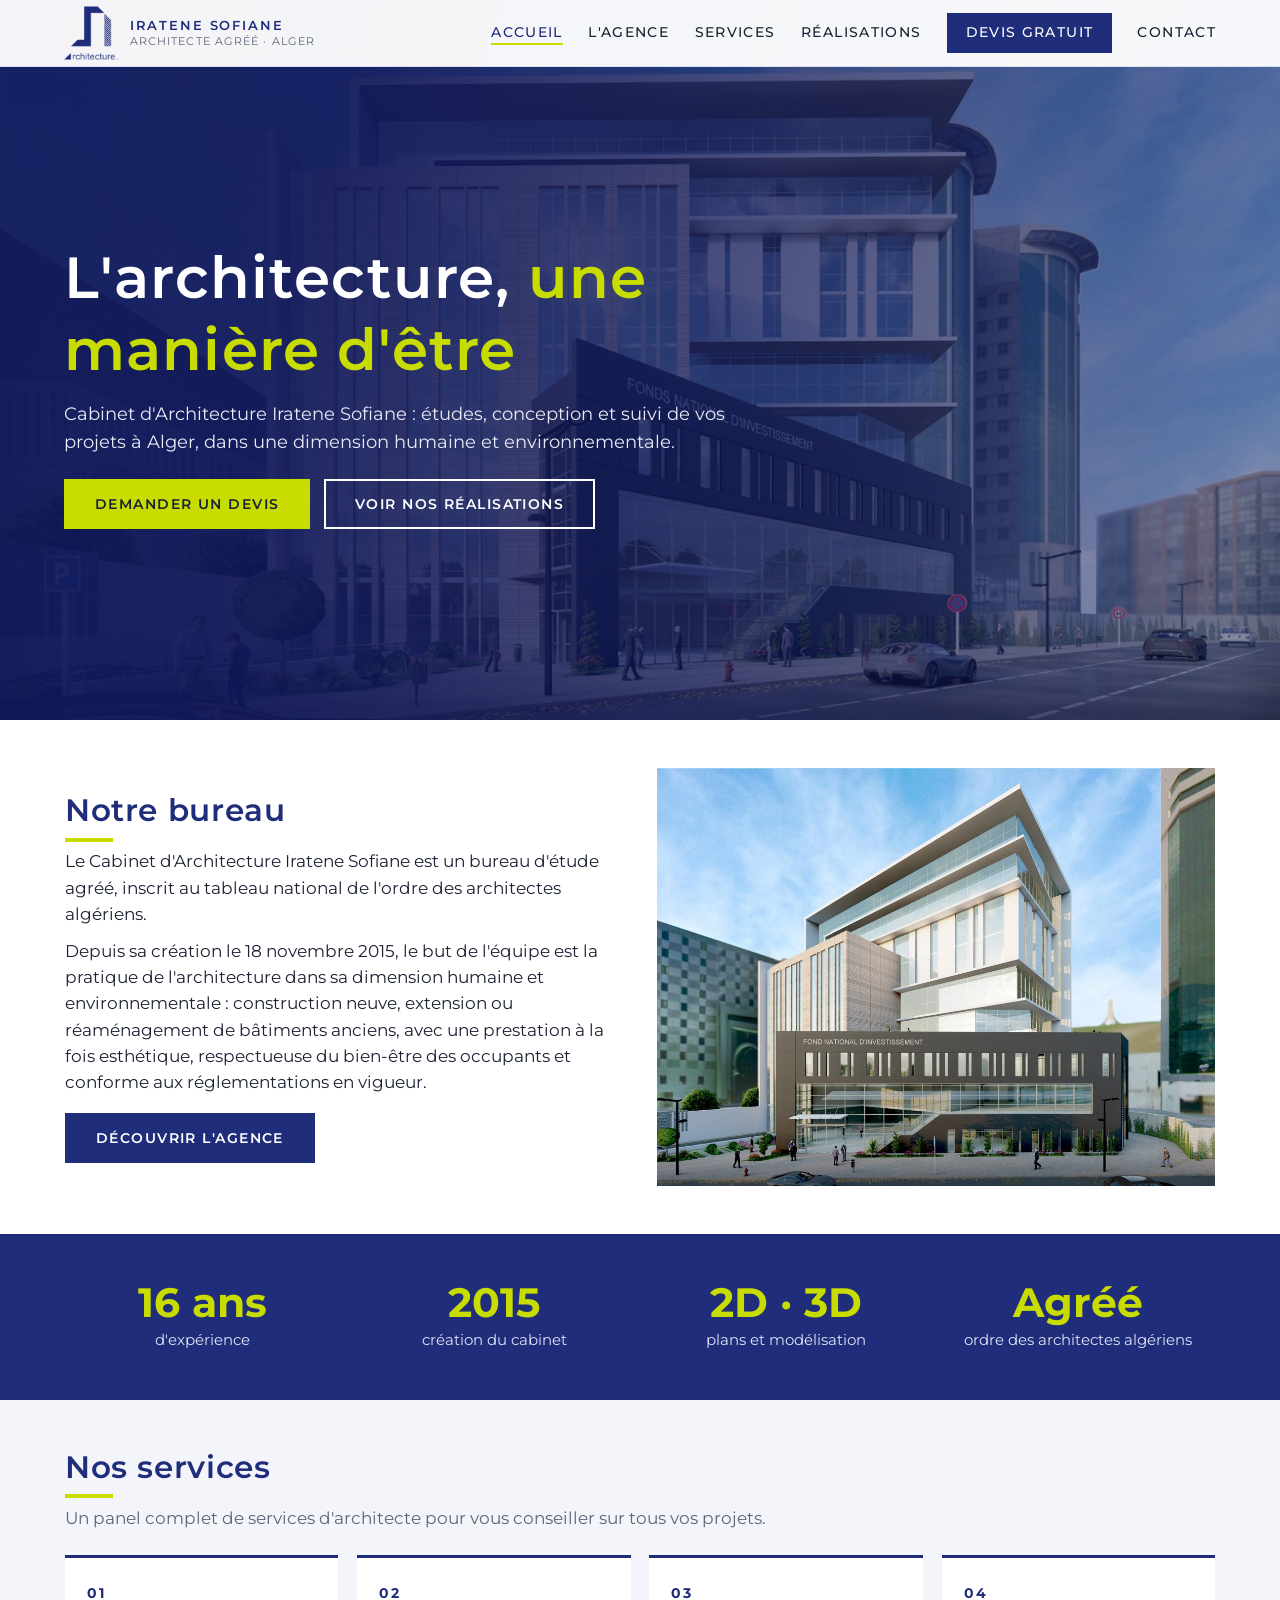
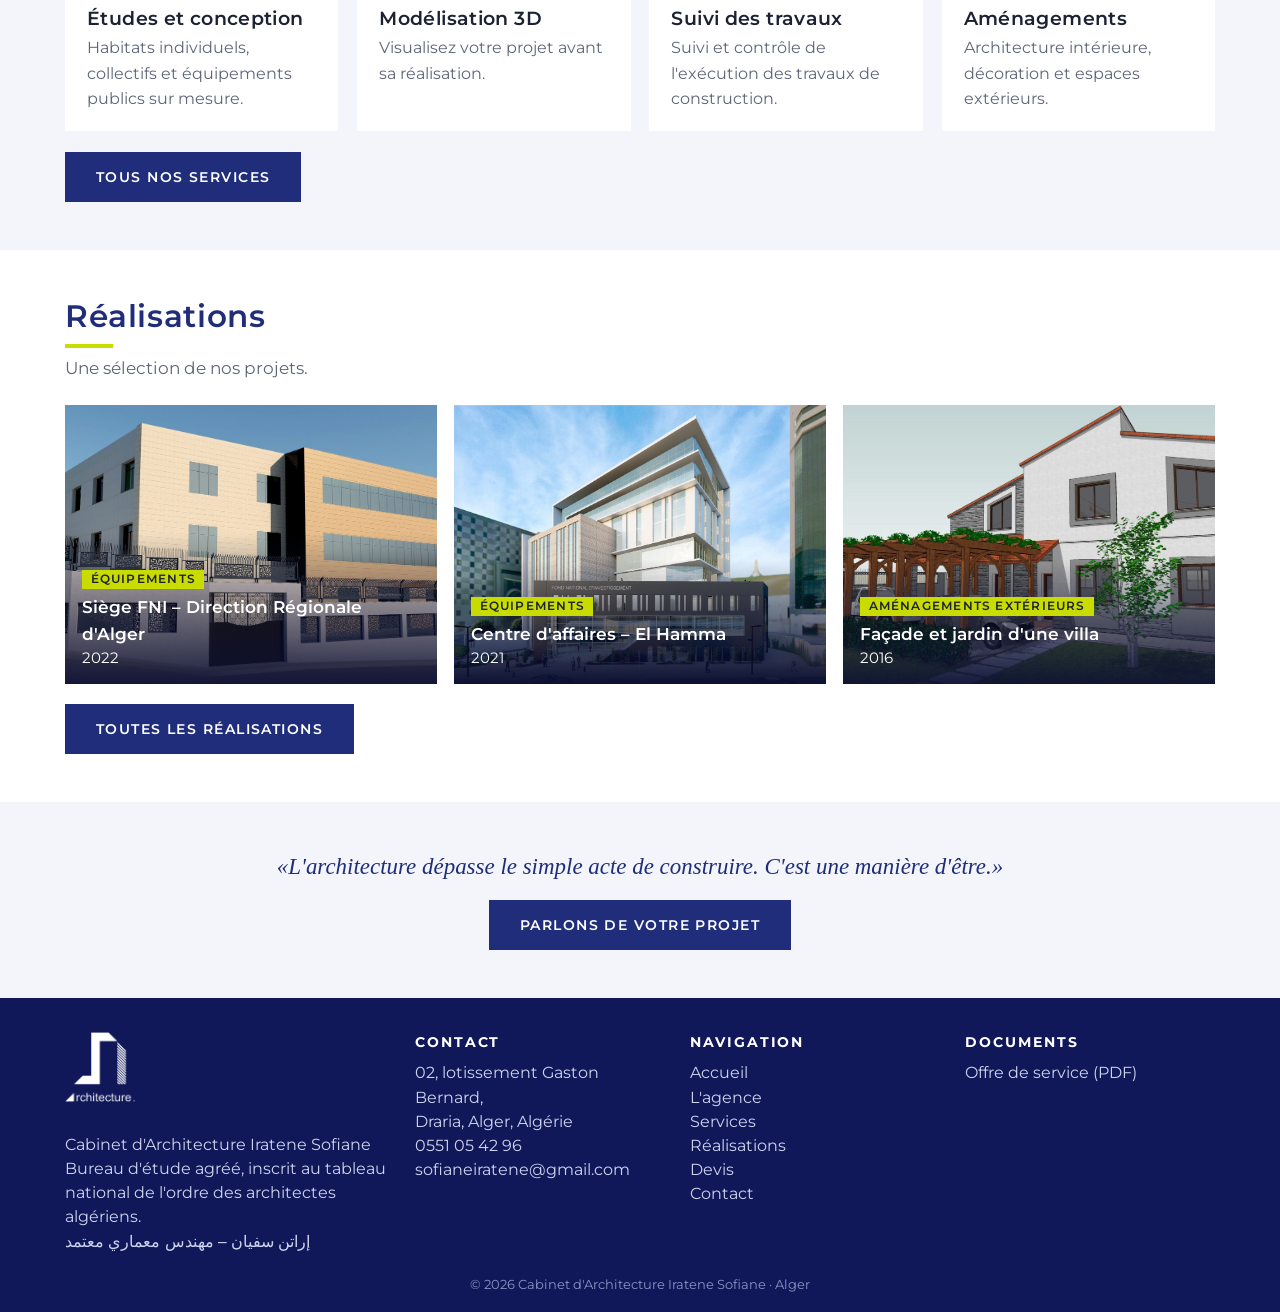
<file: index.html>
<!doctype html>
<html lang="fr"><head>
<meta charset="utf-8"><meta name="viewport" content="width=device-width,initial-scale=1">
<title>Cabinet d'Architecture Iratene Sofiane | Architecte à Alger</title>
<meta name="description" content="Cabinet d'Architecture Iratene Sofiane, Draria, Alger : études, conception, modélisation 3D, aménagement et suivi de travaux.">
<link rel="stylesheet" href="css/style.css">
</head><body>
<div class="hero">
  <h1>L'architecture, <em>une manière d'être</em></h1>
  <p>Cabinet d'Architecture Iratene Sofiane : études, conception et suivi de vos projets à Alger, dans une dimension humaine et environnementale.</p>
  <div class="btns"><a class="btn lime" href="devis.html">Demander un devis</a><a class="btn" href="realisations.html">Voir nos réalisations</a></div>
</div>

<section><div class="wrap split">
  <div class="txt">
    <h2>Notre bureau</h2>
    <p>Le Cabinet d'Architecture Iratene Sofiane est un bureau d'étude agréé, inscrit au tableau national de l'ordre des architectes algériens.</p>
    <p>Depuis sa création le 18 novembre 2015, le but de l'équipe est la pratique de l'architecture dans sa dimension humaine et environnementale : construction neuve, extension ou réaménagement de bâtiments anciens, avec une prestation à la fois esthétique, respectueuse du bien-être des occupants et conforme aux réglementations en vigueur.</p>
    <p style="margin-top:1rem"><a class="btn dark" href="agence.html">Découvrir l'agence</a></p>
  </div>
  <img src="img/centre-1.jpg" alt="Centre d'affaires, El Hamma">
</div></section>

<section class="dark-s"><div class="wrap stats">
  <div><b>16 ans</b><span>d'expérience</span></div>
  <div><b>2015</b><span>création du cabinet</span></div>
  <div><b>2D · 3D</b><span>plans et modélisation</span></div>
  <div><b>Agréé</b><span>ordre des architectes algériens</span></div>
</div></section>

<section class="alt"><div class="wrap">
  <h2>Nos services</h2><p class="lead">Un panel complet de services d'architecte pour vous conseiller sur tous vos projets.</p>
  <div class="cards">
    <div class="card"><b>01</b><h3>Études et conception</h3><p>Habitats individuels, collectifs et équipements publics sur mesure.</p></div>
    <div class="card"><b>02</b><h3>Modélisation 3D</h3><p>Visualisez votre projet avant sa réalisation.</p></div>
    <div class="card"><b>03</b><h3>Suivi des travaux</h3><p>Suivi et contrôle de l'exécution des travaux de construction.</p></div>
    <div class="card"><b>04</b><h3>Aménagements</h3><p>Architecture intérieure, décoration et espaces extérieurs.</p></div>
  </div>
  <p style="margin-top:1.2rem"><a class="btn dark" href="services.html">Tous nos services</a></p>
</div></section>

<section><div class="wrap">
  <h2>Réalisations</h2><p class="lead">Une sélection de nos projets.</p>
  <div class="grid" id="grid"></div>
  <p style="margin-top:1.2rem"><a class="btn dark" href="realisations.html">Toutes les réalisations</a></p>
</div></section>

<section class="alt"><div class="wrap center">
  <p class="quote" style="border:0;padding:0;margin:0 0 1rem">«L'architecture dépasse le simple acte de construire. C'est une manière d'être.»</p>
  <a class="btn dark" href="devis.html">Parlons de votre projet</a>
</div></section>

<script src="js/layout.js"></script><script src="js/projets.js"></script>
<script>
document.getElementById('grid').innerHTML=[0,1,4].map(i=>{const p=PROJETS[i];return `<a href="realisation.html?id=${p.id}"><figure><img src="img/${p.img[0]}.jpg" alt="${p.t}"><figcaption><span class="tag">${p.cat}</span><b>${p.t}</b>${p.an}</figcaption></figure></a>`}).join('');
</script>
</body></html>
</file>
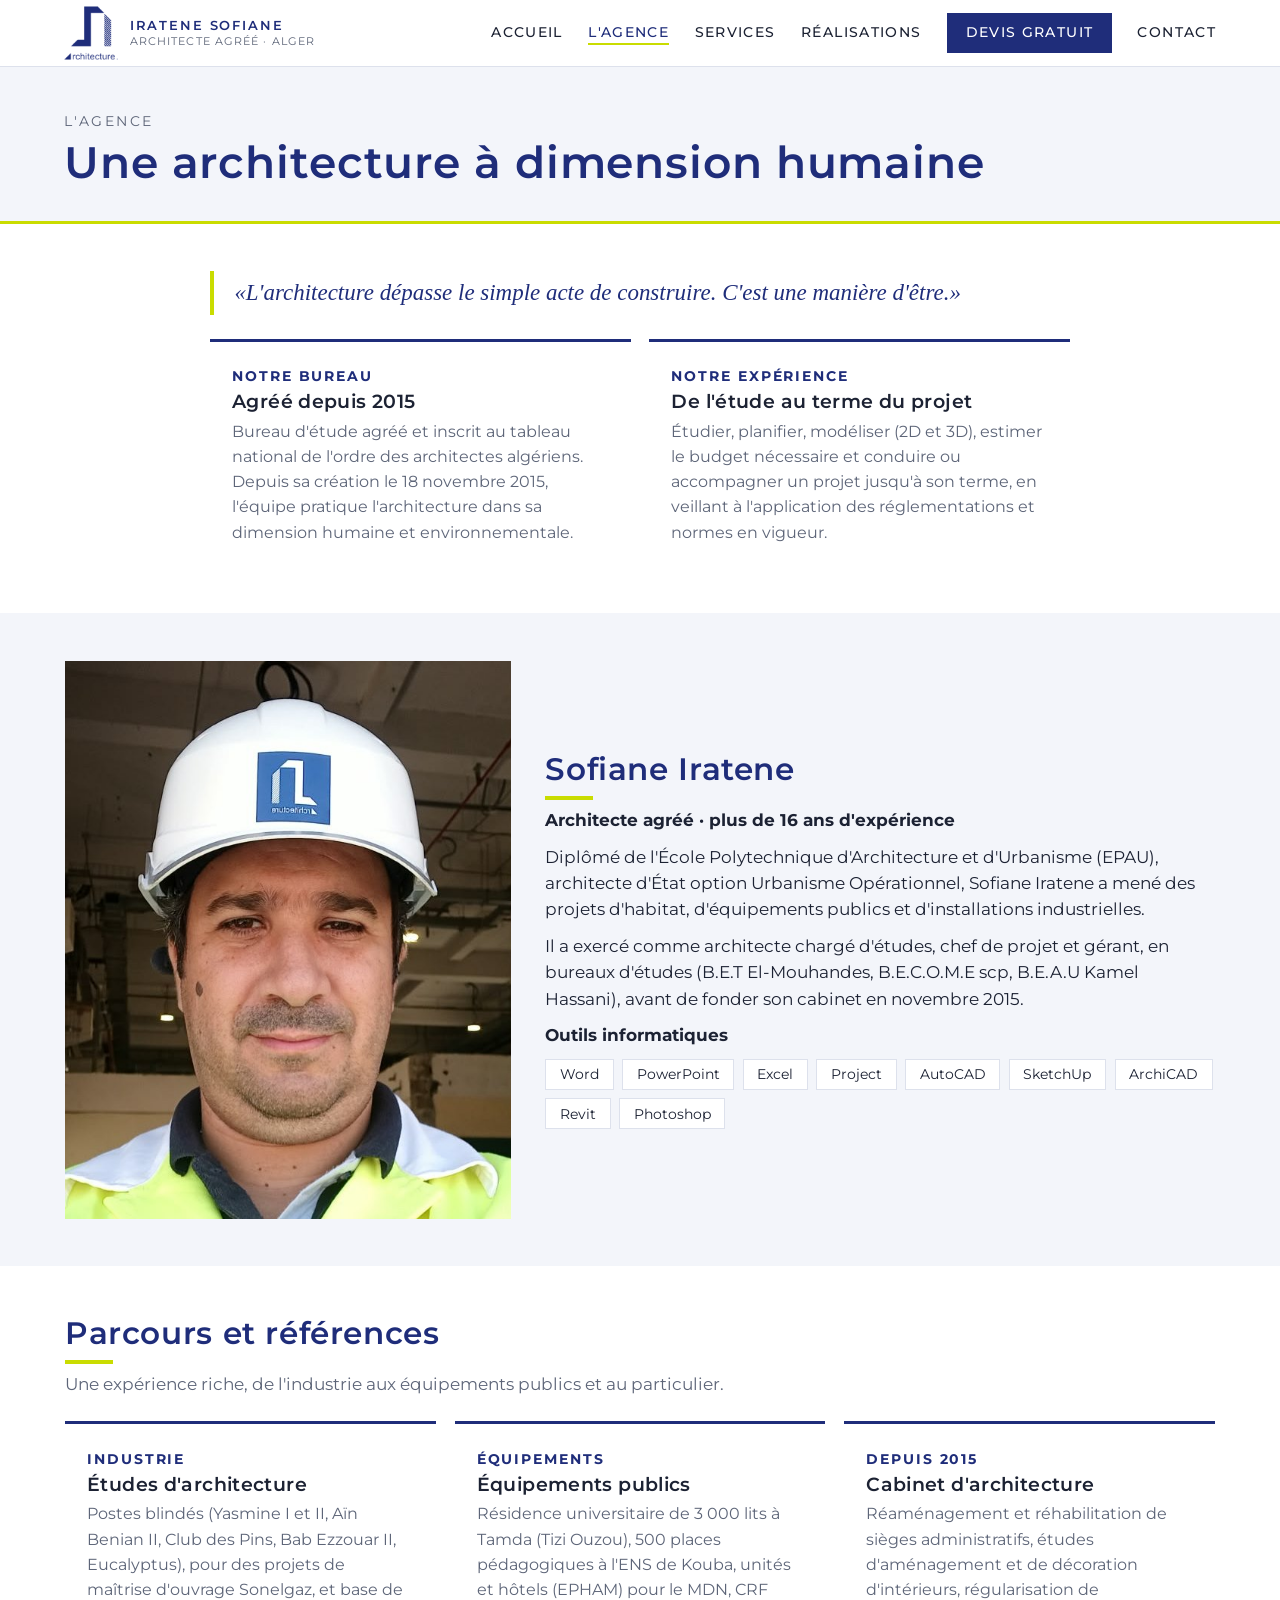
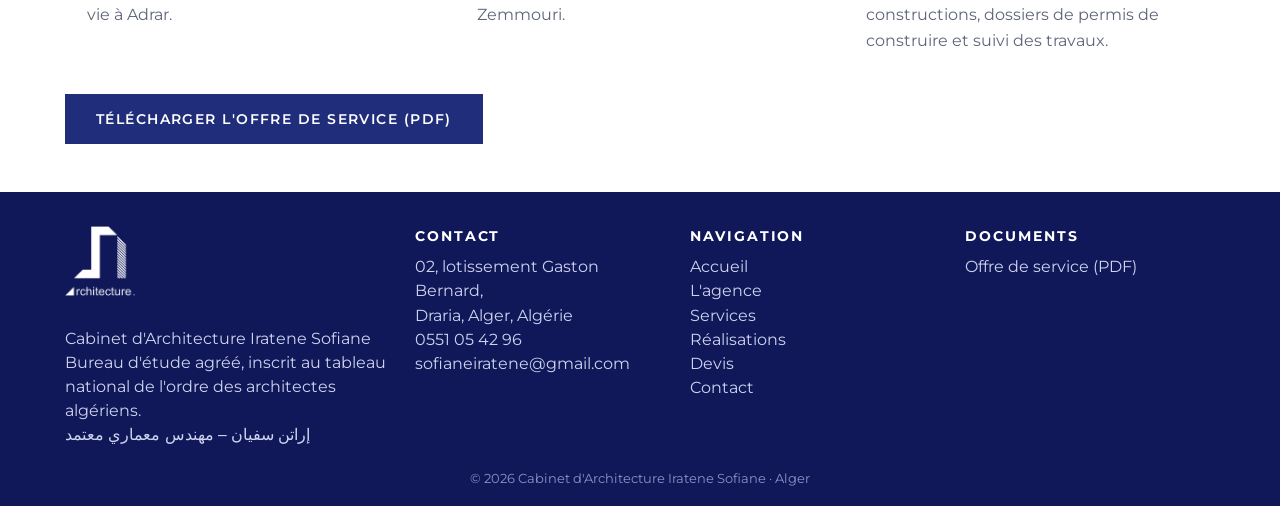
<file: agence.html>
<!doctype html>
<html lang="fr"><head>
<meta charset="utf-8"><meta name="viewport" content="width=device-width,initial-scale=1">
<title>L'agence | Cabinet d'Architecture Iratene Sofiane</title>
<link rel="stylesheet" href="css/style.css">
</head><body>
<div class="page-hero"><p>L'agence</p><h1>Une architecture à dimension humaine</h1></div>

<section><div class="wrap narrow">
  <p class="quote">«L'architecture dépasse le simple acte de construire. C'est une manière d'être.»</p>
  <div class="cards" style="grid-template-columns:1fr 1fr">
    <div class="card"><b>NOTRE BUREAU</b><h3>Agréé depuis 2015</h3><p>Bureau d'étude agréé et inscrit au tableau national de l'ordre des architectes algériens. Depuis sa création le 18 novembre 2015, l'équipe pratique l'architecture dans sa dimension humaine et environnementale.</p></div>
    <div class="card"><b>NOTRE EXPÉRIENCE</b><h3>De l'étude au terme du projet</h3><p>Étudier, planifier, modéliser (2D et 3D), estimer le budget nécessaire et conduire ou accompagner un projet jusqu'à son terme, en veillant à l'application des réglementations et normes en vigueur.</p></div>
  </div>
</div></section>

<section class="alt"><div class="wrap split" style="grid-template-columns:.8fr 1.2fr">
  <img src="img/sofiane.jpg" alt="Sofiane Iratene sur chantier" style="aspect-ratio:4/5;object-position:center 20%">
  <div class="txt">
    <h2>Sofiane Iratene</h2>
    <p><b>Architecte agréé · plus de 16 ans d'expérience</b></p>
    <p>Diplômé de l'École Polytechnique d'Architecture et d'Urbanisme (EPAU), architecte d'État option Urbanisme Opérationnel, Sofiane Iratene a mené des projets d'habitat, d'équipements publics et d'installations industrielles.</p>
    <p>Il a exercé comme architecte chargé d'études, chef de projet et gérant, en bureaux d'études (B.E.T El-Mouhandes, B.E.C.O.M.E scp, B.E.A.U Kamel Hassani), avant de fonder son cabinet en novembre 2015.</p>
    <p><b>Outils informatiques</b></p>
    <div class="tools"><span>Word</span><span>PowerPoint</span><span>Excel</span><span>Project</span><span>AutoCAD</span><span>SketchUp</span><span>ArchiCAD</span><span>Revit</span><span>Photoshop</span></div>
  </div>
</div></section>

<section><div class="wrap">
  <h2>Parcours et références</h2><p class="lead">Une expérience riche, de l'industrie aux équipements publics et au particulier.</p>
  <div class="cards">
    <div class="card"><b>INDUSTRIE</b><h3>Études d'architecture</h3><p>Postes blindés (Yasmine I et II, Aïn Benian II, Club des Pins, Bab Ezzouar II, Eucalyptus), pour des projets de maîtrise d'ouvrage Sonelgaz, et base de vie à Adrar.</p></div>
    <div class="card"><b>ÉQUIPEMENTS</b><h3>Équipements publics</h3><p>Résidence universitaire de 3 000 lits à Tamda (Tizi Ouzou), 500 places pédagogiques à l'ENS de Kouba, unités et hôtels (EPHAM) pour le MDN, CRF Zemmouri.</p></div>
    <div class="card"><b>DEPUIS 2015</b><h3>Cabinet d'architecture</h3><p>Réaménagement et réhabilitation de sièges administratifs, études d'aménagement et de décoration d'intérieurs, régularisation de constructions, dossiers de permis de construire et suivi des travaux.</p></div>
  </div>
  <p style="margin-top:1.2rem"><a class="btn dark" href="docs/offre-de-service-CAIS.pdf" target="_blank">Télécharger l'offre de service (PDF)</a></p>
</div></section>
<script src="js/layout.js"></script>
</body></html>
</file>
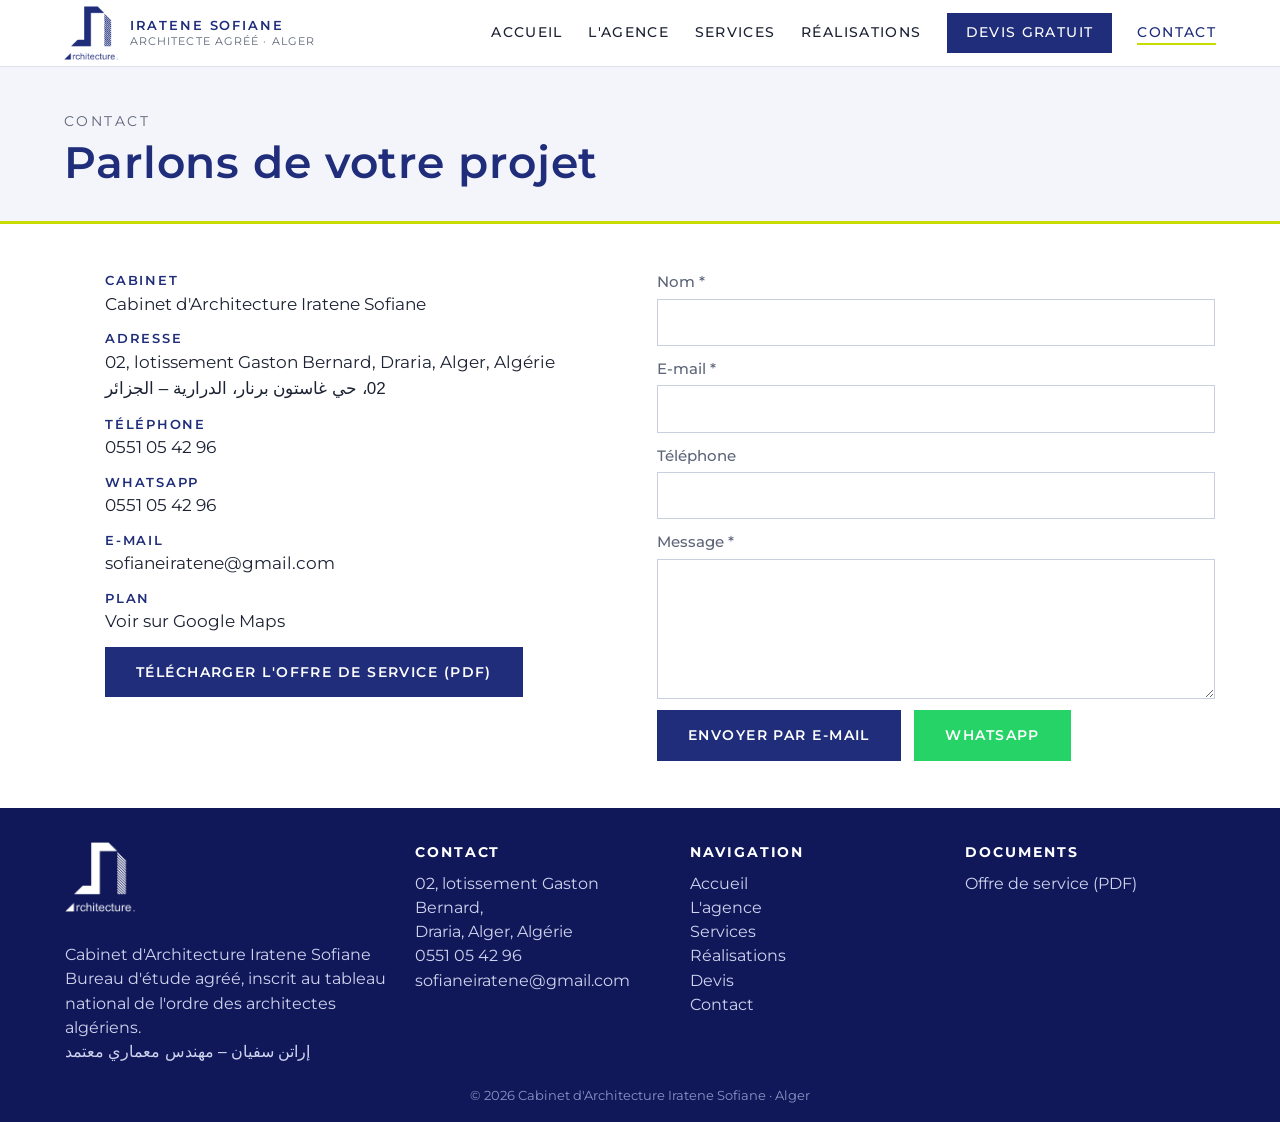
<file: contact.html>
<!doctype html>
<html lang="fr"><head>
<meta charset="utf-8"><meta name="viewport" content="width=device-width,initial-scale=1">
<title>Contact | Cabinet d'Architecture Iratene Sofiane</title>
<link rel="stylesheet" href="css/style.css">
</head><body>
<div class="page-hero"><p>Contact</p><h1>Parlons de votre projet</h1></div>
<section><div class="wrap contact">
  <ul>
    <li><small>Cabinet</small>Cabinet d'Architecture Iratene Sofiane</li>
    <li><small>Adresse</small>02, lotissement Gaston Bernard, Draria, Alger, Algérie<br><span class="ar" dir="rtl">02، حي غاستون برنار، الدرارية – الجزائر</span></li>
    <li><small>Téléphone</small><a href="tel:+213551054296">0551 05 42 96</a></li>
    <li><small>WhatsApp</small><a href="https://wa.me/213551054296" target="_blank">0551 05 42 96</a></li>
    <li><small>E-mail</small><a href="mailto:sofianeiratene@gmail.com">sofianeiratene@gmail.com</a></li>
    <li><small>Plan</small><a href="https://www.google.com/maps/search/?api=1&query=Lotissement+Gaston+Bernard+Draria+Alger" target="_blank">Voir sur Google Maps</a></li>
    <li><a class="btn dark" href="docs/offre-de-service-CAIS.pdf" target="_blank">Télécharger l'offre de service (PDF)</a></li>
  </ul>
  <form data-subject="Message depuis le site">
    <label>Nom *<input name="nom" required></label>
    <label>E-mail *<input name="email" type="email" required></label>
    <label>Téléphone<input name="tel" type="tel"></label>
    <label>Message *<textarea name="msg" rows="5" required></textarea></label>
    <div class="btns"><button class="btn dark">Envoyer par e-mail</button><button type="button" class="btn wa" data-wa>WhatsApp</button></div>
  </form>
</div></section>
<script src="js/layout.js"></script>
</body></html>
</file>
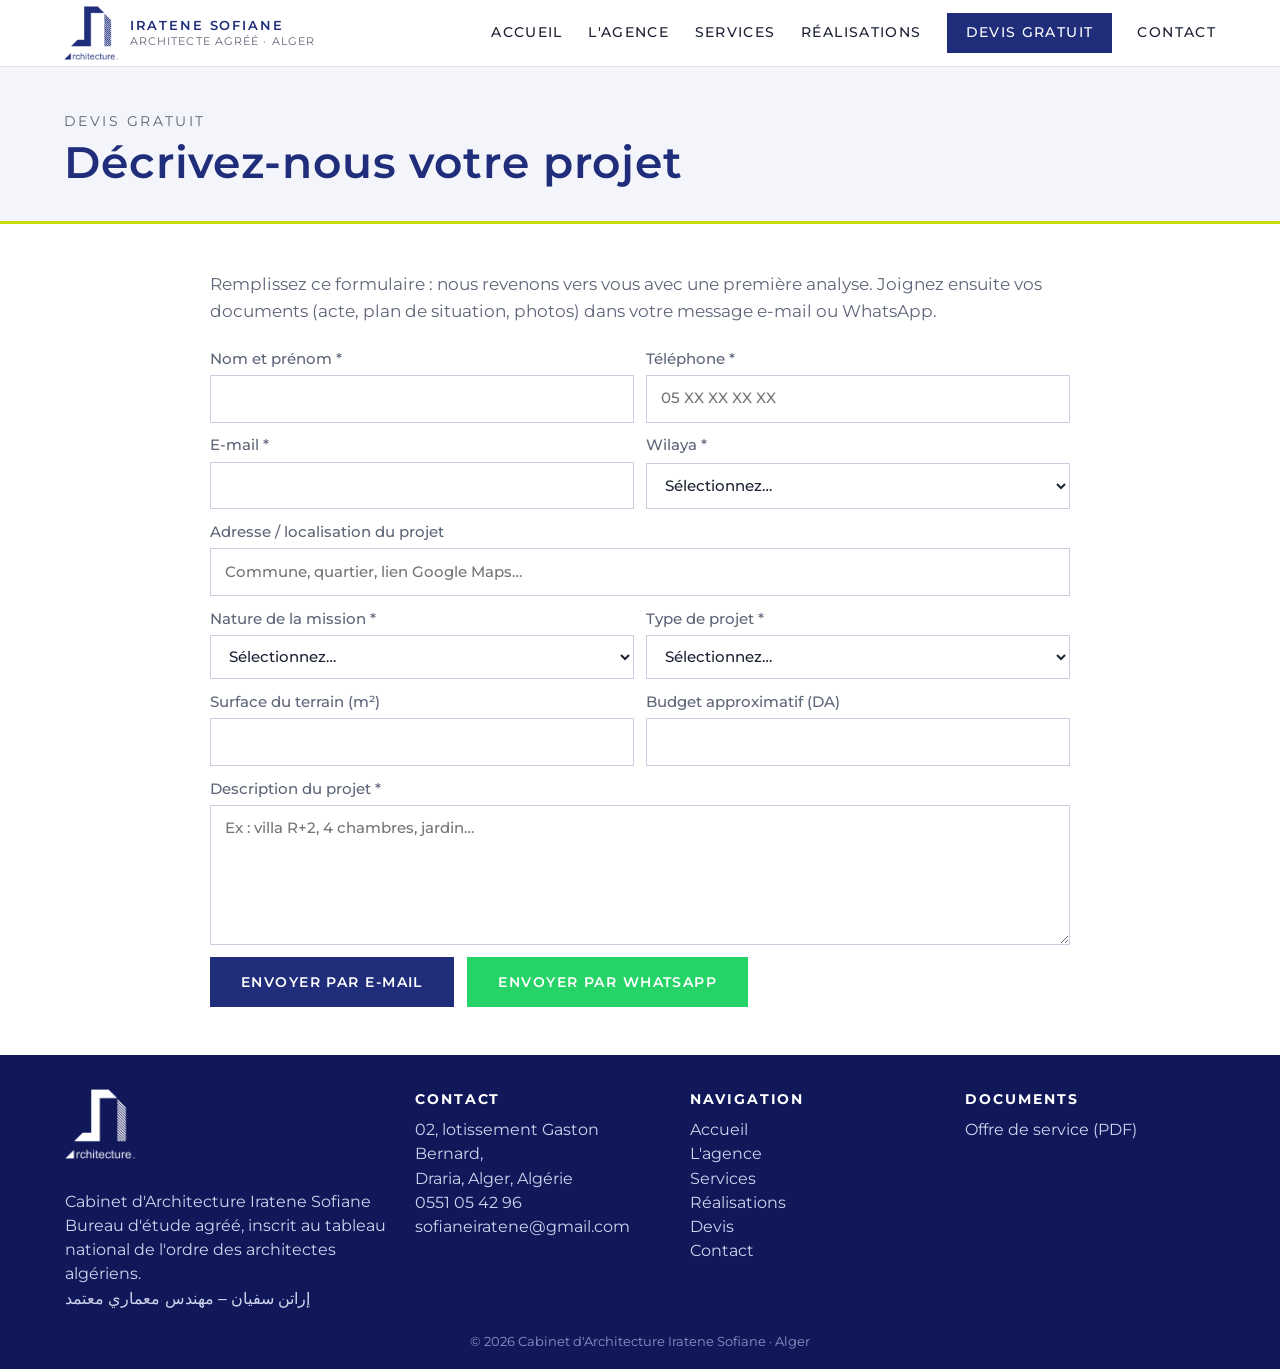
<file: devis.html>
<!doctype html>
<html lang="fr"><head>
<meta charset="utf-8"><meta name="viewport" content="width=device-width,initial-scale=1">
<title>Demande de devis | Cabinet d'Architecture Iratene Sofiane</title>
<link rel="stylesheet" href="css/style.css">
</head><body>
<div class="page-hero"><p>Devis gratuit</p><h1>Décrivez-nous votre projet</h1></div>
<section><div class="wrap narrow">
  <p class="lead">Remplissez ce formulaire : nous revenons vers vous avec une première analyse. Joignez ensuite vos documents (acte, plan de situation, photos) dans votre message e-mail ou WhatsApp.</p>
  <form id="f" data-subject="Demande de devis">
    <div class="two">
      <label>Nom et prénom *<input name="nom" required></label>
      <label>Téléphone *<input name="tel" type="tel" required placeholder="05 XX XX XX XX"></label>
      <label>E-mail *<input name="email" type="email" required></label>
      <label>Wilaya *<select name="wilaya" required><option value="">Sélectionnez…</option></select></label>
      <label class="full">Adresse / localisation du projet<input name="adresse" placeholder="Commune, quartier, lien Google Maps…"></label>
      <label>Nature de la mission *<select name="mission" required><option value="">Sélectionnez…</option><option>Études et conception</option><option>Modélisation 3D</option><option>Aménagement extérieur</option><option>Architecture intérieure et décoration</option><option>Suivi et contrôle des travaux</option><option>Réhabilitation / extension</option><option>Relevé et permis de régularisation</option><option>Consultation / conseil</option><option>Autre</option></select></label>
      <label>Type de projet *<select name="type" required><option value="">Sélectionnez…</option><option>Villa / habitat individuel</option><option>Immeuble d'habitation</option><option>Bloc administratif / bureaux</option><option>Local commercial</option><option>Équipement public</option><option>Aménagement intérieur</option><option>Autre</option></select></label>
      <label>Surface du terrain (m²)<input name="terrain" type="number" min="0"></label>
      <label>Budget approximatif (DA)<input name="budget"></label>
      <label class="full">Description du projet *<textarea name="description" rows="5" required placeholder="Ex : villa R+2, 4 chambres, jardin…"></textarea></label>
    </div>
    <div class="btns"><button class="btn dark">Envoyer par e-mail</button><button type="button" class="btn wa" data-wa>Envoyer par WhatsApp</button></div>
  </form>
</div></section>
<script src="js/layout.js"></script>
<script>
const W="Adrar,Chlef,Laghouat,Oum El Bouaghi,Batna,Béjaïa,Biskra,Béchar,Blida,Bouira,Tamanrasset,Tébessa,Tlemcen,Tiaret,Tizi Ouzou,Alger,Djelfa,Jijel,Sétif,Saïda,Skikda,Sidi Bel Abbès,Annaba,Guelma,Constantine,Médéa,Mostaganem,M'Sila,Mascara,Ouargla,Oran,El Bayadh,Illizi,Bordj Bou Arréridj,Boumerdès,El Tarf,Tindouf,Tissemsilt,El Oued,Khenchela,Souk Ahras,Tipaza,Mila,Aïn Defla,Naâma,Aïn Témouchent,Ghardaïa,Relizane,Timimoun,Bordj Badji Mokhtar,Ouled Djellal,Béni Abbès,In Salah,In Guezzam,Touggourt,Djanet,El M'Ghair,El Menia,Aflou,Barika,Ksar Chellala,Messaad,Aïn Oussara,Bou Saâda,El Abiodh Sidi Cheikh,El Kantara,Bir El Ater,Ksar El Boukhari,El Aricha".split(',');
document.querySelector('[name=wilaya]').insertAdjacentHTML('beforeend',W.map((w,i)=>`<option>${i+1}-${w}</option>`).join(''));
</script>
</body></html>
</file>
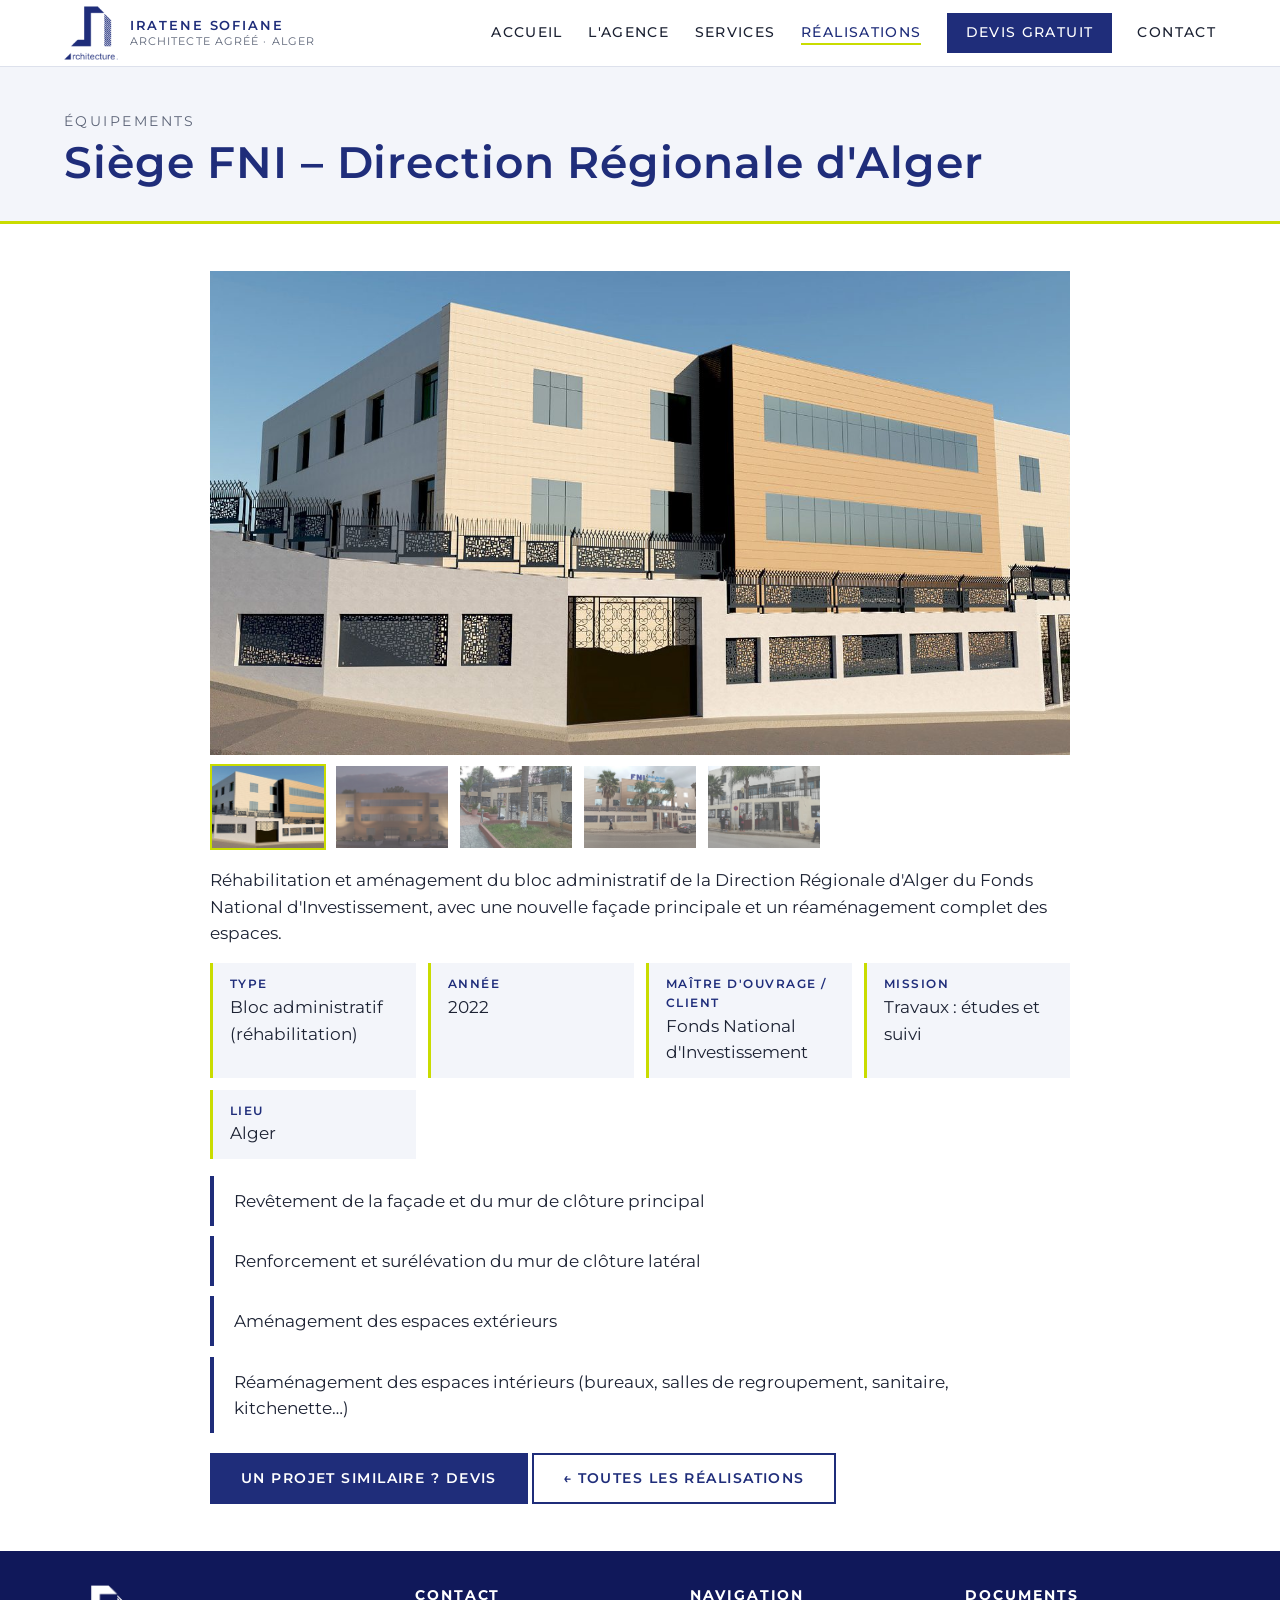
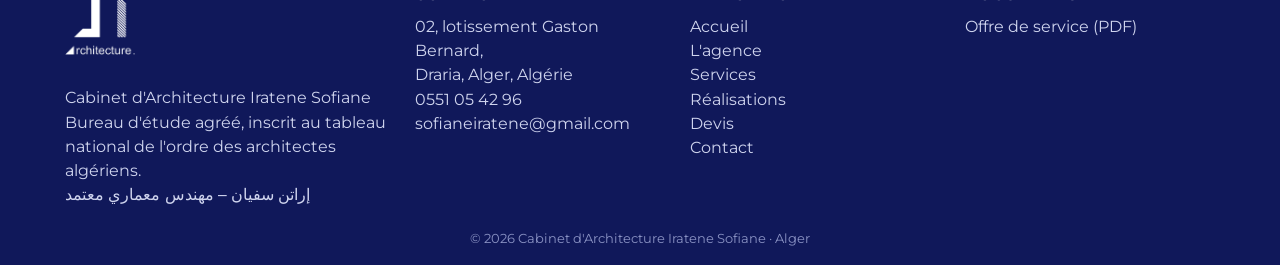
<file: realisation.html>
<!doctype html>
<html lang="fr"><head>
<meta charset="utf-8"><meta name="viewport" content="width=device-width,initial-scale=1">
<title>Réalisation | Cabinet d'Architecture Iratene Sofiane</title>
<link rel="stylesheet" href="css/style.css">
</head><body>
<div class="page-hero"><p id="cat"></p><h1 id="t"></h1></div>
<section><div class="wrap narrow" id="d"></div></section>
<script src="js/layout.js"></script><script src="js/projets.js"></script>
<script>
const p=PROJETS.find(x=>x.id===new URLSearchParams(location.search).get('id'))||PROJETS[0];
document.title=p.t+' | Cabinet d\'Architecture Iratene Sofiane';
cat.textContent=p.cat;t.textContent=p.t;
const facts=[['Type',p.type],['Année',p.an],['Maître d\'ouvrage / client',p.client],['Mission',p.mission],['Lieu',p.lieu],...(p.facts||[])].filter(x=>x[1]);
d.innerHTML=`<div class="gal"><img class="main" id="m" src="img/${p.img[0]}.jpg" alt="${p.t}">
${p.img.length>1?`<div class="thumbs">${p.img.map((i,k)=>`<img src="img/${i}.jpg" alt="" class="${k?'':'on'}">`).join('')}</div>`:''}</div>
<p style="margin-top:1rem">${p.txt}</p>
<div class="facts">${facts.map(([a,b])=>`<div><small>${a}</small>${b}</div>`).join('')}</div>
${p.pts?`<ul class="steps">${p.pts.map(x=>`<li>${x}</li>`).join('')}</ul>`:''}
<p style="margin-top:1.2rem"><a class="btn dark" href="devis.html">Un projet similaire ? Devis</a> <a class="btn" style="color:var(--navy)" href="realisations.html">← Toutes les réalisations</a></p>`;
d.querySelectorAll('.thumbs img').forEach(i=>i.onclick=()=>{m.src=i.src;d.querySelectorAll('.thumbs img').forEach(x=>x.classList.toggle('on',x===i))});
</script>
</body></html>
</file>
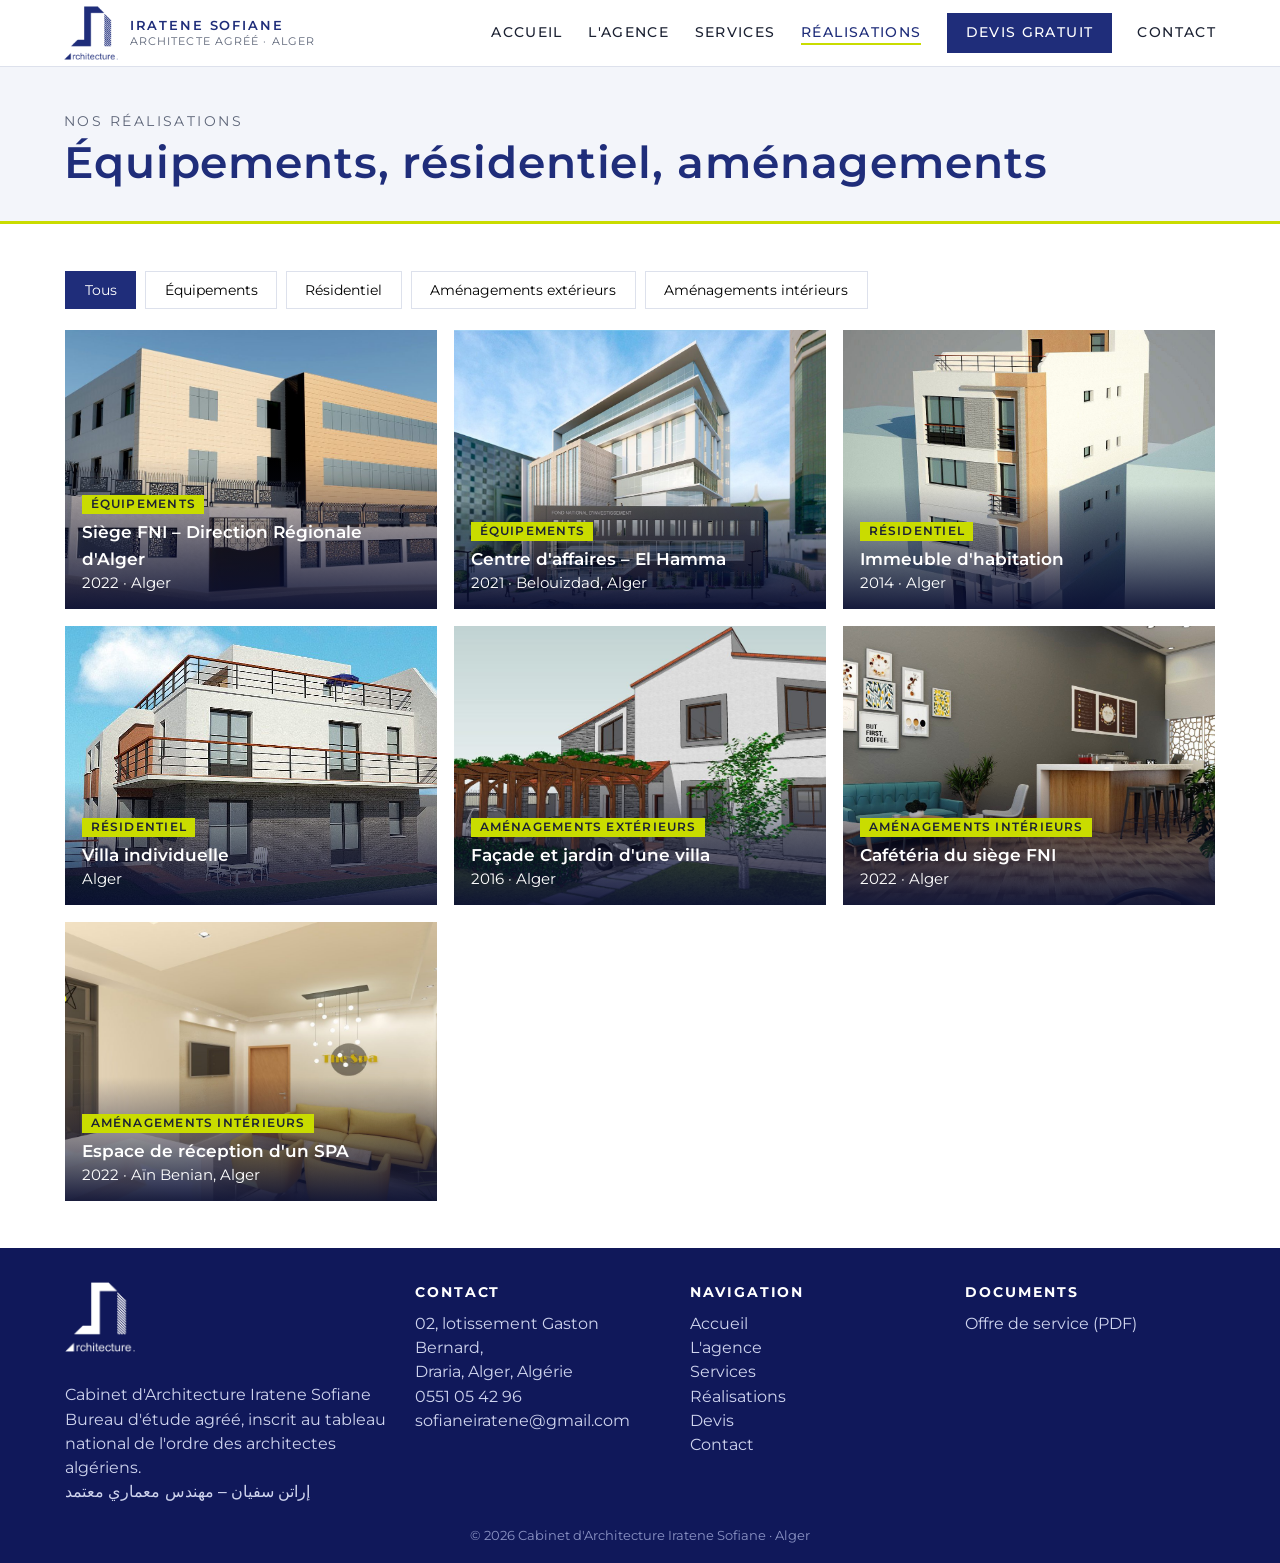
<file: realisations.html>
<!doctype html>
<html lang="fr"><head>
<meta charset="utf-8"><meta name="viewport" content="width=device-width,initial-scale=1">
<title>Réalisations | Cabinet d'Architecture Iratene Sofiane</title>
<link rel="stylesheet" href="css/style.css">
</head><body>
<div class="page-hero"><p>Nos réalisations</p><h1>Équipements, résidentiel, aménagements</h1></div>
<section><div class="wrap">
  <div class="filters" id="f"></div>
  <div class="grid" id="grid"></div>
</div></section>
<script src="js/layout.js"></script><script src="js/projets.js"></script>
<script>
const cats=['Tous',...CATS],f=document.getElementById('f'),g=document.getElementById('grid');
function show(c){
  f.innerHTML=cats.map(x=>`<button class="${x===c?'on':''}">${x}</button>`).join('');
  f.querySelectorAll('button').forEach(b=>b.onclick=()=>show(b.textContent));
  g.innerHTML=PROJETS.filter(p=>c==='Tous'||p.cat===c).map(p=>`<a href="realisation.html?id=${p.id}"><figure><img src="img/${p.img[0]}.jpg" alt="${p.t}" loading="lazy"><figcaption><span class="tag">${p.cat}</span><b>${p.t}</b>${p.an}${p.an&&p.lieu?' · ':''}${p.lieu}</figcaption></figure></a>`).join('');
}
show('Tous');
</script>
</body></html>
</file>
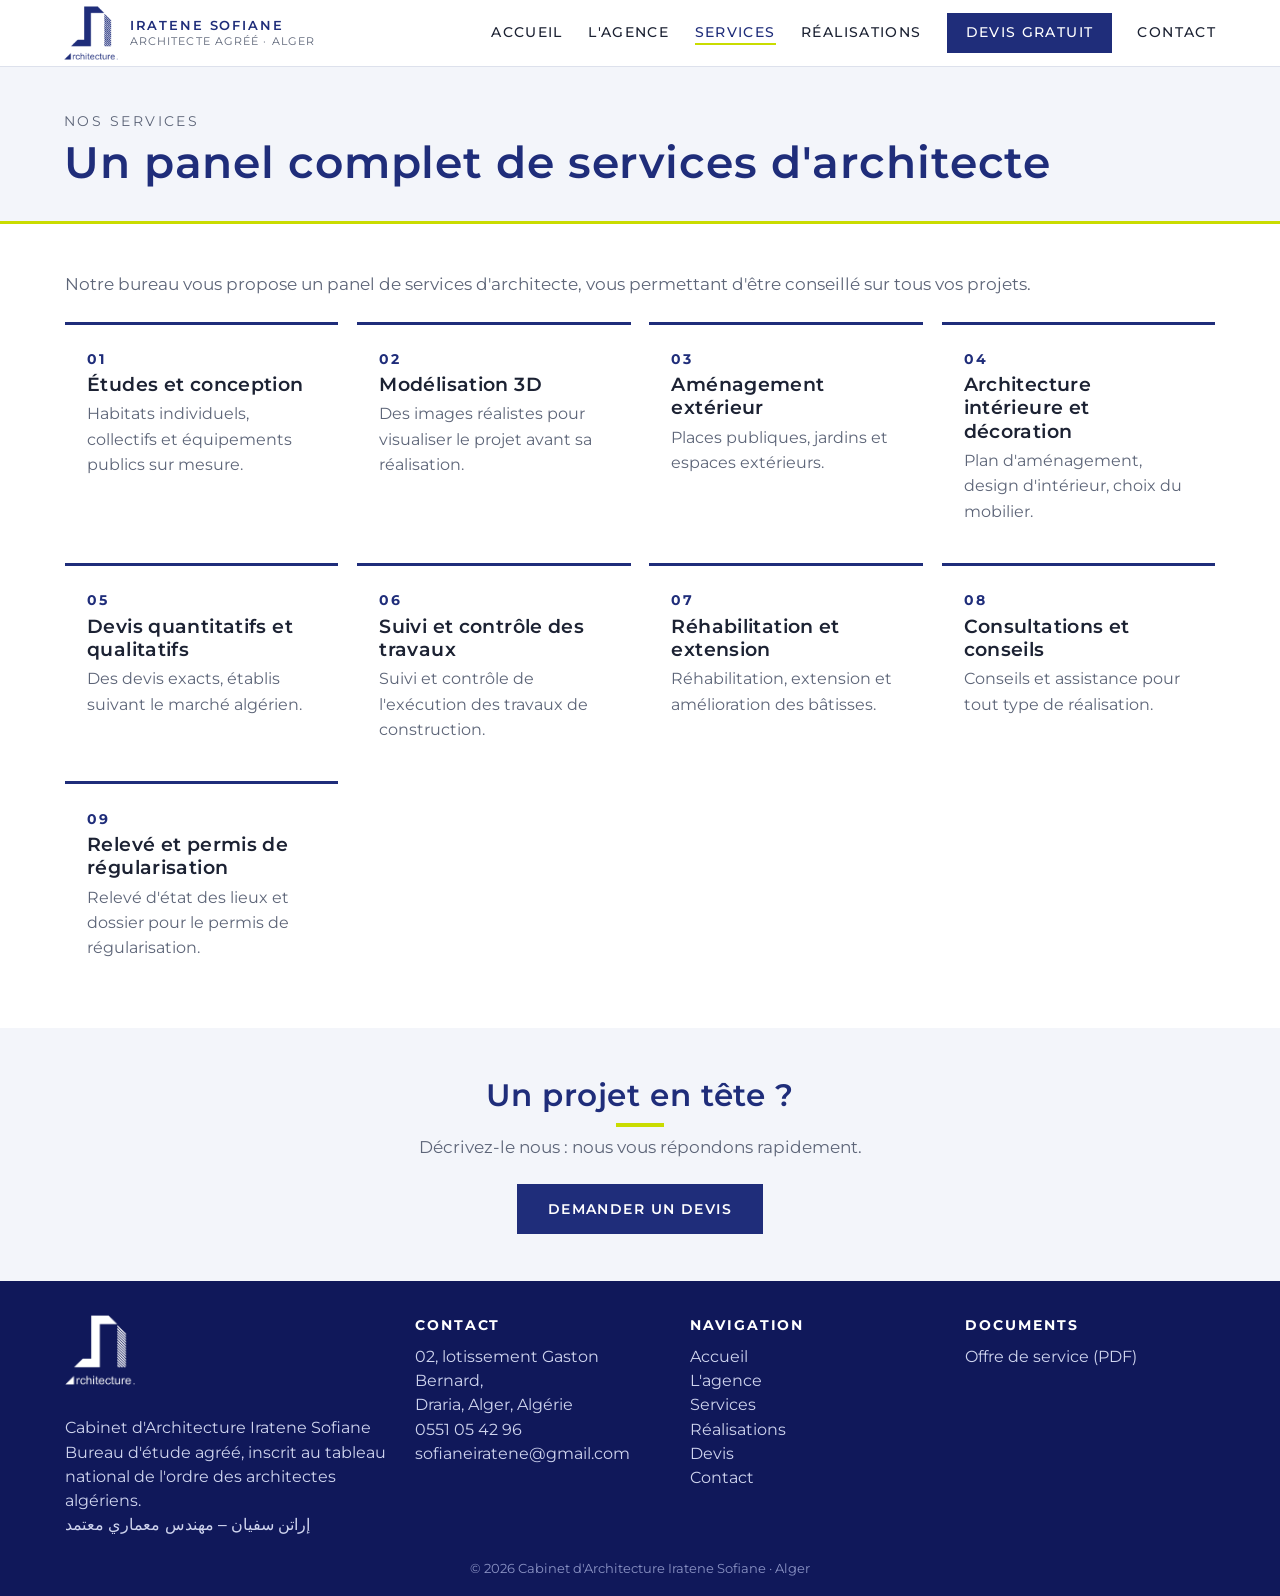
<file: services.html>
<!doctype html>
<html lang="fr"><head>
<meta charset="utf-8"><meta name="viewport" content="width=device-width,initial-scale=1">
<title>Services | Cabinet d'Architecture Iratene Sofiane</title>
<link rel="stylesheet" href="css/style.css">
</head><body>
<div class="page-hero"><p>Nos services</p><h1>Un panel complet de services d'architecte</h1></div>
<section><div class="wrap">
  <p class="lead">Notre bureau vous propose un panel de services d'architecte, vous permettant d'être conseillé sur tous vos projets.</p>
  <div class="cards">
    <div class="card"><b>01</b><h3>Études et conception</h3><p>Habitats individuels, collectifs et équipements publics sur mesure.</p></div>
    <div class="card"><b>02</b><h3>Modélisation 3D</h3><p>Des images réalistes pour visualiser le projet avant sa réalisation.</p></div>
    <div class="card"><b>03</b><h3>Aménagement extérieur</h3><p>Places publiques, jardins et espaces extérieurs.</p></div>
    <div class="card"><b>04</b><h3>Architecture intérieure et décoration</h3><p>Plan d'aménagement, design d'intérieur, choix du mobilier.</p></div>
    <div class="card"><b>05</b><h3>Devis quantitatifs et qualitatifs</h3><p>Des devis exacts, établis suivant le marché algérien.</p></div>
    <div class="card"><b>06</b><h3>Suivi et contrôle des travaux</h3><p>Suivi et contrôle de l'exécution des travaux de construction.</p></div>
    <div class="card"><b>07</b><h3>Réhabilitation et extension</h3><p>Réhabilitation, extension et amélioration des bâtisses.</p></div>
    <div class="card"><b>08</b><h3>Consultations et conseils</h3><p>Conseils et assistance pour tout type de réalisation.</p></div>
    <div class="card"><b>09</b><h3>Relevé et permis de régularisation</h3><p>Relevé d'état des lieux et dossier pour le permis de régularisation.</p></div>
  </div>
</div></section>
<section class="alt"><div class="wrap center"><h2>Un projet en tête ?</h2><p class="lead">Décrivez-le nous : nous vous répondons rapidement.</p><a class="btn dark" href="devis.html">Demander un devis</a></div></section>
<script src="js/layout.js"></script>
</body></html>
</file>
<file: css/style.css>
:root{--navy:#1f2d7a;--ink:#1c2233;--mut:#5d6578;--bg:#fff;--alt:#f3f5fa;--lime:#c9dc00;--line:#dde1ec}
*{box-sizing:border-box;margin:0}
html{scroll-behavior:smooth;font-size:106.25%}
body{font:1rem/1.55 "Montserrat",system-ui,sans-serif;color:var(--ink);background:var(--bg)}
img{display:block;max-width:100%}
a{color:inherit;text-decoration:none}
h1,h2,h3{font-weight:600;letter-spacing:.02em;line-height:1.25}
header{position:fixed;inset:0 0 auto;z-index:10;display:flex;justify-content:space-between;align-items:center;padding:.35rem 5%;background:#fffffff4;backdrop-filter:blur(6px);box-shadow:0 1px 0 var(--line)}
.brand{display:flex;align-items:center;gap:.7rem}
.brand img{height:54px}
.brand span{font-size:.78rem;letter-spacing:.14em;text-transform:uppercase;line-height:1.3;color:var(--navy);font-weight:600}
.brand small{display:block;font-weight:400;color:var(--mut);letter-spacing:.1em}
nav{display:flex;gap:1.5rem;align-items:center;font-size:.8rem;letter-spacing:.1em;text-transform:uppercase;font-weight:500}
nav a:hover,nav a.on{color:var(--navy);box-shadow:0 2px 0 var(--lime)}
nav a.cta{background:var(--navy);color:#fff;padding:.55rem 1.1rem;box-shadow:none}
nav a.cta:hover{background:var(--ink)}
#burger{display:none;background:none;border:0;font-size:1.8rem;cursor:pointer;color:var(--navy)}
.hero{min-height:80vh;background:linear-gradient(105deg,#10185aee 25%,#10185a66),var(--img,url(../img/centre-2.jpg)) center/cover;color:#fff;display:flex;flex-direction:column;justify-content:center;padding:6rem 5% 3rem}
.hero>*{max-width:720px}
.hero h1{font-size:clamp(2rem,4.6vw,3.4rem);font-weight:600;margin-bottom:.8rem}
.hero h1 em{font-style:normal;color:var(--lime)}
.hero p{margin-bottom:1.4rem;font-size:1.05rem;color:#e8ebf7}
.page-hero{padding:6.5rem 5% 1.8rem;background:var(--alt);border-bottom:3px solid var(--lime)}
.page-hero h1{font-size:clamp(1.7rem,3.6vw,2.6rem);color:var(--navy)}
.page-hero p{color:var(--mut);letter-spacing:.18em;text-transform:uppercase;font-size:.8rem;margin-bottom:.2rem}
.btn{display:inline-block;border:2px solid currentColor;padding:.7rem 1.7rem;font:inherit;font-size:.85rem;letter-spacing:.1em;text-transform:uppercase;font-weight:600;transition:.25s;background:none;cursor:pointer;color:inherit}
.btn:hover{background:var(--lime);border-color:var(--lime);color:var(--ink)}
.btn.dark{background:var(--navy);border-color:var(--navy);color:#fff}
.btn.dark:hover{background:var(--ink);border-color:var(--ink);color:#fff}
.btn.lime{background:var(--lime);border-color:var(--lime);color:var(--ink)}
.btn.lime:hover{background:#fff;border-color:#fff}
.btn.wa{background:#25d366;border-color:#25d366;color:#fff}
section{padding:2.8rem 5%}
.wrap{max-width:1150px;margin:auto}
.narrow{max-width:860px}
h2{font-size:1.8rem;color:var(--navy);margin-bottom:.4rem}
h2::after{content:"";display:block;width:48px;height:4px;background:var(--lime);margin-top:.5rem}
.center{text-align:center}.center h2::after{margin-inline:auto}
.lead{color:var(--mut);margin-bottom:1.4rem}
.split{display:grid;grid-template-columns:1fr 1fr;gap:2rem;align-items:center}
.split img{width:100%;aspect-ratio:4/3;object-fit:cover}
.txt p+p{margin-top:.6rem}
.alt{background:var(--alt)}
.dark-s{background:var(--navy);color:#fff}.dark-s h2{color:#fff}
.quote{font:italic 500 1.35rem/1.45 Georgia,serif;color:var(--navy);border-left:4px solid var(--lime);padding:.3rem 0 .3rem 1.2rem;margin:0 0 1.4rem}
.cards{display:grid;grid-template-columns:repeat(auto-fit,minmax(250px,1fr));gap:1.1rem}
.card{background:#fff;padding:1.2rem 1.3rem;border-top:3px solid var(--navy)}
.alt .card{background:#fff}
.card b{font-size:.8rem;letter-spacing:.14em;color:var(--navy)}
.card h3{margin:.1rem 0 .3rem;font-size:1.1rem;color:var(--ink)}
.card p,.card li{color:var(--mut);font-size:.96rem}
.card ul{padding-left:1.1rem;margin:.4rem 0}
.stats{display:grid;grid-template-columns:repeat(auto-fit,minmax(170px,1fr));gap:1rem;text-align:center}
.stats b{display:block;font-size:2.4rem;color:var(--lime);line-height:1.1}
.stats span{font-size:.9rem;color:#dfe3f5}
.grid{display:grid;grid-template-columns:repeat(auto-fill,minmax(310px,1fr));gap:1rem}
figure{position:relative;overflow:hidden;aspect-ratio:4/3;background:#e8eaf2;display:block}
figure img{width:100%;height:100%;object-fit:cover;transition:transform .6s}
a:hover>figure img{transform:scale(1.06)}
figcaption{position:absolute;inset:auto 0 0;padding:2rem 1rem .8rem;color:#fff;background:linear-gradient(transparent,#0a0f33ee);font-size:.88rem}
figcaption b{display:block;font-size:1rem;font-weight:600}
.tag{display:inline-block;font-size:.72rem;letter-spacing:.1em;text-transform:uppercase;background:var(--lime);color:var(--ink);padding:0 .5rem;margin-bottom:.3rem;font-weight:600}
.filters{display:flex;gap:.5rem;flex-wrap:wrap;margin-bottom:1.2rem}
.filters button{padding:.4rem 1.1rem;border:1px solid var(--line);background:#fff;font:inherit;font-size:.85rem;cursor:pointer}
.filters .on{background:var(--navy);color:#fff;border-color:var(--navy)}
.facts{display:grid;grid-template-columns:repeat(auto-fit,minmax(170px,1fr));gap:.7rem;margin:1rem 0}
.facts div{background:var(--alt);padding:.7rem 1rem;border-left:3px solid var(--lime)}
.facts small{display:block;color:var(--navy);font-size:.72rem;letter-spacing:.12em;text-transform:uppercase;font-weight:600}
.gal{display:grid;gap:.5rem}
.gal .main{width:100%;aspect-ratio:16/9;object-fit:cover;background:#e8eaf2}
.thumbs{display:grid;grid-template-columns:repeat(auto-fill,minmax(110px,1fr));gap:.5rem}
.thumbs img{aspect-ratio:4/3;object-fit:cover;width:100%;cursor:pointer;opacity:.7;border:2px solid transparent}
.thumbs img.on,.thumbs img:hover{opacity:1;border-color:var(--lime)}
.steps{list-style:none;padding:0;display:grid;gap:.6rem}
.steps li{padding:.7rem 1rem .7rem 1.2rem;background:#fff;border-left:4px solid var(--navy)}
.steps b{color:var(--navy)}
.tools{display:flex;flex-wrap:wrap;gap:.5rem;margin-top:.6rem}
.tools span{border:1px solid var(--line);padding:.2rem .8rem;font-size:.85rem;background:#fff}
.contact{display:grid;grid-template-columns:1fr 1fr;gap:2rem}
.contact li{list-style:none;margin-bottom:.7rem}
.contact small,label small{display:block;color:var(--navy);letter-spacing:.14em;text-transform:uppercase;font-size:.75rem;font-weight:600}
.ar{font-family:"Segoe UI",Tahoma,Arial,sans-serif}
form{display:grid;gap:.7rem}
.two{display:grid;grid-template-columns:1fr 1fr;gap:.7rem}.two .full{grid-column:1/-1}
label{font-size:.88rem;color:var(--mut);display:grid;gap:.25rem;font-weight:500}
input,textarea,select{font:inherit;color:var(--ink);padding:.65rem .85rem;border:1px solid #c9cfdf;background:#fff;width:100%}
input:focus,textarea:focus,select:focus{outline:2px solid var(--lime);border-color:var(--navy)}
.btns{display:flex;gap:.8rem;flex-wrap:wrap}
.note{font-size:.88rem;color:var(--mut)}
.dl{display:flex;justify-content:space-between;align-items:center;gap:1rem;background:#fff;padding:1rem 1.3rem;border-left:4px solid var(--lime)}
footer{background:#10185a;color:#cfd4ee;padding:2rem 5% 1rem;font-size:.92rem}
footer .cols{max-width:1150px;margin:auto;display:grid;grid-template-columns:1.3fr 1fr 1fr 1fr;gap:1.5rem}
footer img{height:70px;margin-bottom:.4rem}
footer h4{color:#fff;font-size:.8rem;letter-spacing:.14em;text-transform:uppercase;margin-bottom:.5rem}
footer a:hover{color:var(--lime)}
footer .c{text-align:center;margin-top:1.2rem;font-size:.78rem;color:#8b93c4}
@media(max-width:900px){
 #burger{display:block}
 .brand span{display:none}
 nav{position:absolute;top:100%;left:0;right:0;background:#fff;flex-direction:column;align-items:flex-start;padding:1rem 5% 1.2rem;gap:.9rem;display:none;box-shadow:0 8px 16px #0002}
 nav.open{display:flex}
 .split,.contact{grid-template-columns:1fr}
 .two{grid-template-columns:1fr}
 footer .cols{grid-template-columns:1fr 1fr}
 section{padding:2rem 5%}.dl{flex-direction:column;align-items:flex-start}
}
</file>
